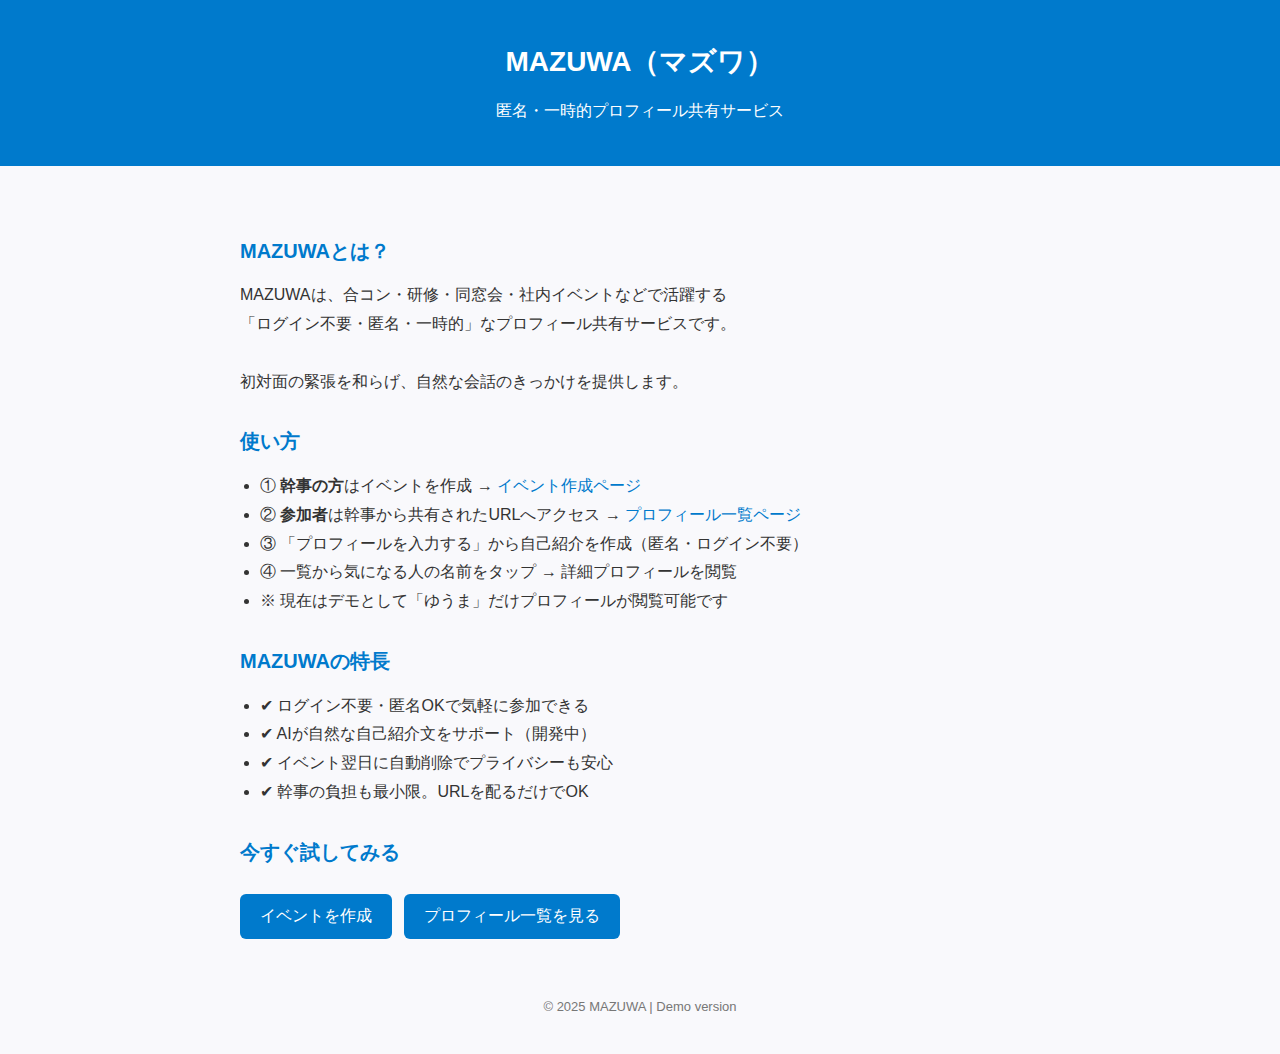
<file: index.html>
<!DOCTYPE html>
<html lang="ja">
<head>
  <meta charset="UTF-8">
  <title>MAZUWA｜匿名・一時的プロフィール共有サービス</title>
  <style>
    body {
      font-family: "Hiragino Kaku Gothic ProN", sans-serif;
      margin: 0;
      padding: 0;
      background-color: #f9f9fc;
      color: #333;
    }

    header {
      background-color: #007acc;
      color: white;
      padding: 24px;
      text-align: center;
    }

    main {
      max-width: 800px;
      margin: 0 auto;
      padding: 40px 20px;
    }

    h1 {
      font-size: 28px;
      margin-bottom: 12px;
    }

    h2 {
      font-size: 20px;
      margin-top: 32px;
      color: #007acc;
    }

    p {
      line-height: 1.8;
    }

    ul {
      padding-left: 20px;
      line-height: 1.8;
    }

    a {
      color: #007acc;
      text-decoration: none;
    }

    .button-link {
      display: inline-block;
      margin: 12px 8px 0 0;
      padding: 12px 20px;
      background-color: #007acc;
      color: white;
      border-radius: 6px;
      text-decoration: none;
    }

    footer {
      margin-top: 60px;
      text-align: center;
      font-size: 13px;
      color: #777;
    }
  </style>
</head>
<body>
  <header>
    <h1>MAZUWA（マズワ）</h1>
    <p>匿名・一時的プロフィール共有サービス</p>
  </header>

  <main>
    <h2>MAZUWAとは？</h2>
    <p>
      MAZUWAは、合コン・研修・同窓会・社内イベントなどで活躍する<br>
      「ログイン不要・匿名・一時的」なプロフィール共有サービスです。<br>
      <br>
      初対面の緊張を和らげ、自然な会話のきっかけを提供します。
    </p>

    <h2>使い方</h2>
    <ul>
      <li>① <strong>幹事の方</strong>はイベントを作成 → <a href="https://yuma-mat.github.io/mazuwa-demo/create_event.html" target="_blank">イベント作成ページ</a></li>
      <li>② <strong>参加者</strong>は幹事から共有されたURLへアクセス → <a href="https://yuma-mat.github.io/mazuwa-demo/profile_view.html" target="_blank">プロフィール一覧ページ</a></li>
      <li>③ 「プロフィールを入力する」から自己紹介を作成（匿名・ログイン不要）</li>
      <li>④ 一覧から気になる人の名前をタップ → 詳細プロフィールを閲覧</li>
      <li>※ 現在はデモとして「ゆうま」だけプロフィールが閲覧可能です</li>
    </ul>

    <h2>MAZUWAの特長</h2>
    <ul>
      <li>✔ ログイン不要・匿名OKで気軽に参加できる</li>
      <li>✔ AIが自然な自己紹介文をサポート（開発中）</li>
      <li>✔ イベント翌日に自動削除でプライバシーも安心</li>
      <li>✔ 幹事の負担も最小限。URLを配るだけでOK</li>
    </ul>

    <h2>今すぐ試してみる</h2>
    <a class="button-link" href="https://yuma-mat.github.io/mazuwa-demo/create_event.html" target="_blank">イベントを作成</a>
    <a class="button-link" href="https://yuma-mat.github.io/mazuwa-demo/profile_view.html" target="_blank">プロフィール一覧を見る</a>

    <footer>
      &copy; 2025 MAZUWA | Demo version
    </footer>
  </main>
</body>
</html>
</file>
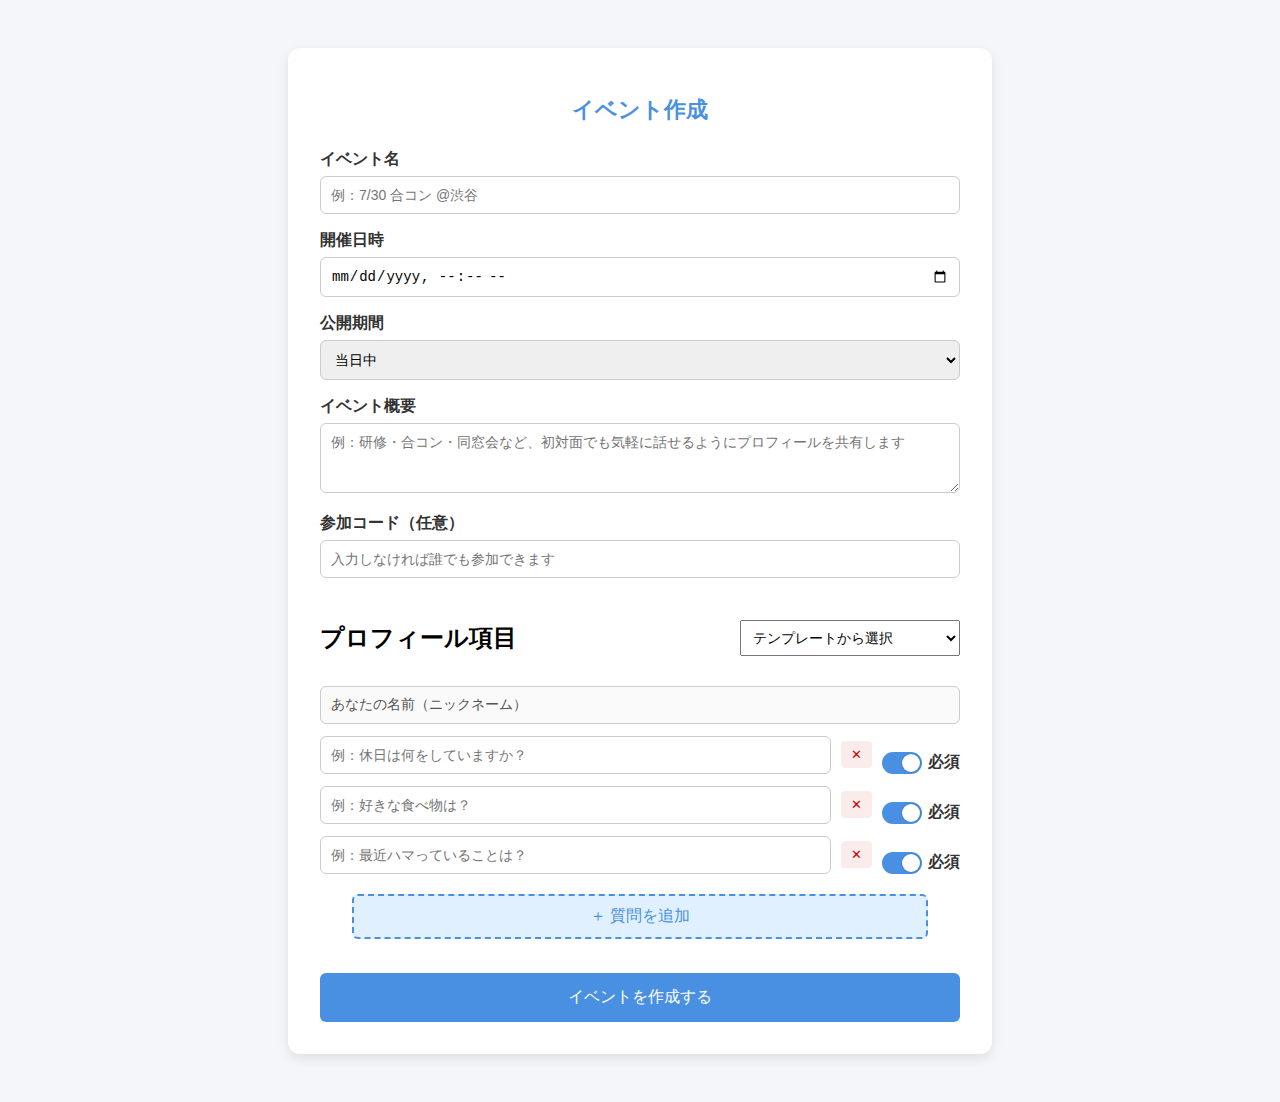
<file: create_event.html>
<!DOCTYPE html>
<html lang="ja">
<head>
  <meta charset="UTF-8">
  <title>イベント作成｜MAZUWA</title>
  <style>
    :root {
      --main-color: #4a90e2;
      --accent-bg: #e0f0ff;
      --page-bg: #f4f6fa;
    }

    body {
      font-family: sans-serif;
      background-color: var(--page-bg);
      padding: 40px;
    }

    .container {
      max-width: 640px;
      margin: auto;
      background: #fff;
      border-radius: 12px;
      padding: 32px;
      box-shadow: 0 4px 12px rgba(0,0,0,0.1);
    }

    h1 {
      text-align: center;
      font-size: 22px;
      margin-bottom: 24px;
      color: var(--main-color);
    }

    label {
      display: block;
      margin-top: 16px;
      font-weight: bold;
      color: #333;
    }

    .form-field {
      width: 100%;
      padding: 10px;
      margin-top: 6px;
      border: 1px solid #ccc;
      border-radius: 6px;
      font-size: 14px;
      box-sizing: border-box;
    }

    textarea {
      resize: vertical;
    }

    .question-header {
      display: flex;
      justify-content: space-between;
      align-items: center;
      margin-top: 24px;
    }

    #template-menu {
      padding: 8px;
      font-size: 14px;
      width: 220px;
    }

    .question-group {
      display: flex;
      align-items: center;
      gap: 10px;
      margin-top: 12px;
    }

    .question-group input[type="text"] {
      flex: 1;
      padding: 10px;
      font-size: 14px;
      border-radius: 6px;
      border: 1px solid #ccc;
    }

    .switch-label {
      display: flex;
      align-items: center;
      gap: 6px;
      white-space: nowrap;
    }

    .switch {
      position: relative;
      display: inline-block;
      width: 40px;
      height: 22px;
    }

    .switch input {
      opacity: 0;
      width: 0;
      height: 0;
    }

    .slider {
      position: absolute;
      cursor: pointer;
      background-color: #ccc;
      border-radius: 34px;
      top: 0;
      left: 0;
      right: 0;
      bottom: 0;
      transition: .4s;
    }

    .slider:before {
      position: absolute;
      content: "";
      height: 18px;
      width: 18px;
      left: 2px;
      bottom: 2px;
      background-color: white;
      border-radius: 50%;
      transition: .4s;
      box-shadow: 0 0 2px rgba(0,0,0,0.3);
    }

    .switch input:checked + .slider {
      background-color: var(--main-color);
    }

    .switch input:checked + .slider:before {
      transform: translateX(18px);
    }

    .remove-button {
      background-color: #fbecec;
      color: #cc0000;
      border: none;
      border-radius: 4px;
      padding: 6px 10px;
      cursor: pointer;
      white-space: nowrap;
    }

    #add-button {
      display: block;
      width: 90%;
      background-color: var(--accent-bg);
      color: var(--main-color);
      border: 2px dashed var(--main-color);
      padding: 10px;
      border-radius: 6px;
      font-size: 16px;
      cursor: pointer;
      margin: 20px auto 10px auto;
    }

    .button {
      margin-top: 24px;
      background-color: var(--main-color);
      color: white;
      padding: 14px;
      border: none;
      border-radius: 6px;
      font-size: 16px;
      cursor: pointer;
      width: 100%;
    }
  </style>
</head>
<body>
  <div class="container">
    <h1>イベント作成</h1>

    <label>イベント名</label>
    <input type="text" class="form-field" placeholder="例：7/30 合コン @渋谷">

    <label>開催日時</label>
    <input type="datetime-local" class="form-field">

    <label>公開期間</label>
    <select class="form-field">
      <option value="today">当日中</option>
      <option value="tomorrow">翌日まで</option>
      <option value="custom">カスタム日付</option>
    </select>

    <label>イベント概要</label>
    <textarea rows="3" class="form-field" placeholder="例：研修・合コン・同窓会など、初対面でも気軽に話せるようにプロフィールを共有します"></textarea>

    <label>参加コード（任意）</label>
    <input type="text" class="form-field" placeholder="入力しなければ誰でも参加できます">

    <div class="question-header">
      <h2>プロフィール項目</h2>
      <select id="template-menu">
        <option value="">テンプレートから選択</option>
        <option value="training">研修・職場</option>
        <option value="gokon">合コン・街コン</option>
        <option value="circle">ゼミ合宿・サークル</option>
        <option value="dousoukai">同窓会</option>
        <option value="shanaievent">社内イベント・部署交流</option>
        <option value="matching">オフ会</option>
        <option value="salon">社会人サロン・勉強会</option>
        <option value="freeaddress">フリーアドレス・異動直後</option>
      </select>
    </div>

    <div id="question-container">
      <div class="question-group">
        <input type="text" value="あなたの名前（ニックネーム）" disabled>
      </div>
      <div class="question-group">
        <input type="text" placeholder="例：休日は何をしていますか？">
        <button class="remove-button">✕</button>
        <label class="switch-label">
          <div class="switch">
            <input type="checkbox" class="optional-toggle" checked>
            <span class="slider"></span>
          </div>
          <span>必須</span>
        </label>
      </div>
      <div class="question-group">
        <input type="text" placeholder="例：好きな食べ物は？">
        <button class="remove-button">✕</button>
        <label class="switch-label">
          <div class="switch">
            <input type="checkbox" class="optional-toggle" checked>
            <span class="slider"></span>
          </div>
          <span>必須</span>
        </label>
      </div>
      <div class="question-group">
        <input type="text" placeholder="例：最近ハマっていることは？">
        <button class="remove-button">✕</button>
        <label class="switch-label">
          <div class="switch">
            <input type="checkbox" class="optional-toggle" checked>
            <span class="slider"></span>
          </div>
          <span>必須</span>
        </label>
      </div>
    </div>

    <button id="add-button">＋ 質問を追加</button>
    <button class="button">イベントを作成する</button>
  </div>

  <script>
    const container = document.getElementById("question-container");
    const addButton = document.getElementById("add-button");
    const templateMenu = document.getElementById("template-menu");

    const templates = {
      training: ["出身地はどこですか？", "学生時代に頑張っていたことは？", "休日は何をしていますか？", "最近ハマっていることは？", "ひとことお願いします！"],
      gokon: ["休日の過ごし方は？", "好きな食べ物・飲み物は？", "理想のデートプランは？", "自分の性格を一言で言うと？", "最近キュンとしたことは？"],
      circle: ["好きな漫画・映画・音楽は？", "趣味や特技は？", "どんなことにハマってる？", "好きな旅行先・行きたい場所は？", "最後に自由コメント"],
      dousoukai: ["現在の仕事や生活について", "思い出深い学校のエピソード", "学生時代にやっていたこと", "今も続けている趣味", "同窓会への一言"],
      shanaievent: ["所属部署・業務内容（任意）", "最近のマイブームは？", "好きなランチのお店", "性格を一言で！", "みなさんへ一言"],
      matching: ["趣味・休日の過ごし方", "最近観て良かった映画", "理想の休日の過ごし方", "自分の性格を一言で！", "ひとことどうぞ"],
      salon: ["参加のきっかけ・目的", "好きな本・ジャンル", "最近の関心ごと", "得意なこと・できること", "ひとこと自由に"],
      freeaddress: ["所属・よくいる場所", "仕事内容・得意なこと", "最近の趣味・息抜き", "話しかけられやすいタイミング", "ひとこと！"]
    };

    function attachEvents(group) {
      const removeBtn = group.querySelector(".remove-button");
      if (removeBtn) {
        removeBtn.addEventListener("click", () => {
          group.remove();
        });
      }
    }

    document.querySelectorAll(".question-group").forEach(group => attachEvents(group));

    addButton.addEventListener("click", () => {
      const newGroup = document.createElement("div");
      newGroup.className = "question-group";
      newGroup.innerHTML = `
        <input type="text" placeholder="例：あなたの長所は？">
        <button class="remove-button">✕</button>
        <label class="switch-label">
          <div class="switch">
            <input type="checkbox" class="optional-toggle" checked>
            <span class="slider"></span>
          </div>
          <span>必須</span>
        </label>
      `;
      container.appendChild(newGroup);
      attachEvents(newGroup);
    });

    templateMenu.addEventListener("change", () => {
      const selected = templateMenu.value;
      if (!templates[selected]) return;

      const fixed = container.querySelectorAll(".question-group")[0];
      container.innerHTML = "";
      container.appendChild(fixed);

      templates[selected].forEach(q => {
        const newGroup = document.createElement("div");
        newGroup.className = "question-group";
        newGroup.innerHTML = `
          <input type="text" value="${q}">
          <button class="remove-button">✕</button>
          <label class="switch-label">
            <div class="switch">
              <input type="checkbox" class="optional-toggle" checked>
              <span class="slider"></span>
            </div>
            <span>必須</span>
          </label>
        `;
        container.appendChild(newGroup);
        attachEvents(newGroup);
      });

      templateMenu.selectedIndex = 0;
    });
  </script>
</body>
</html>
</file>
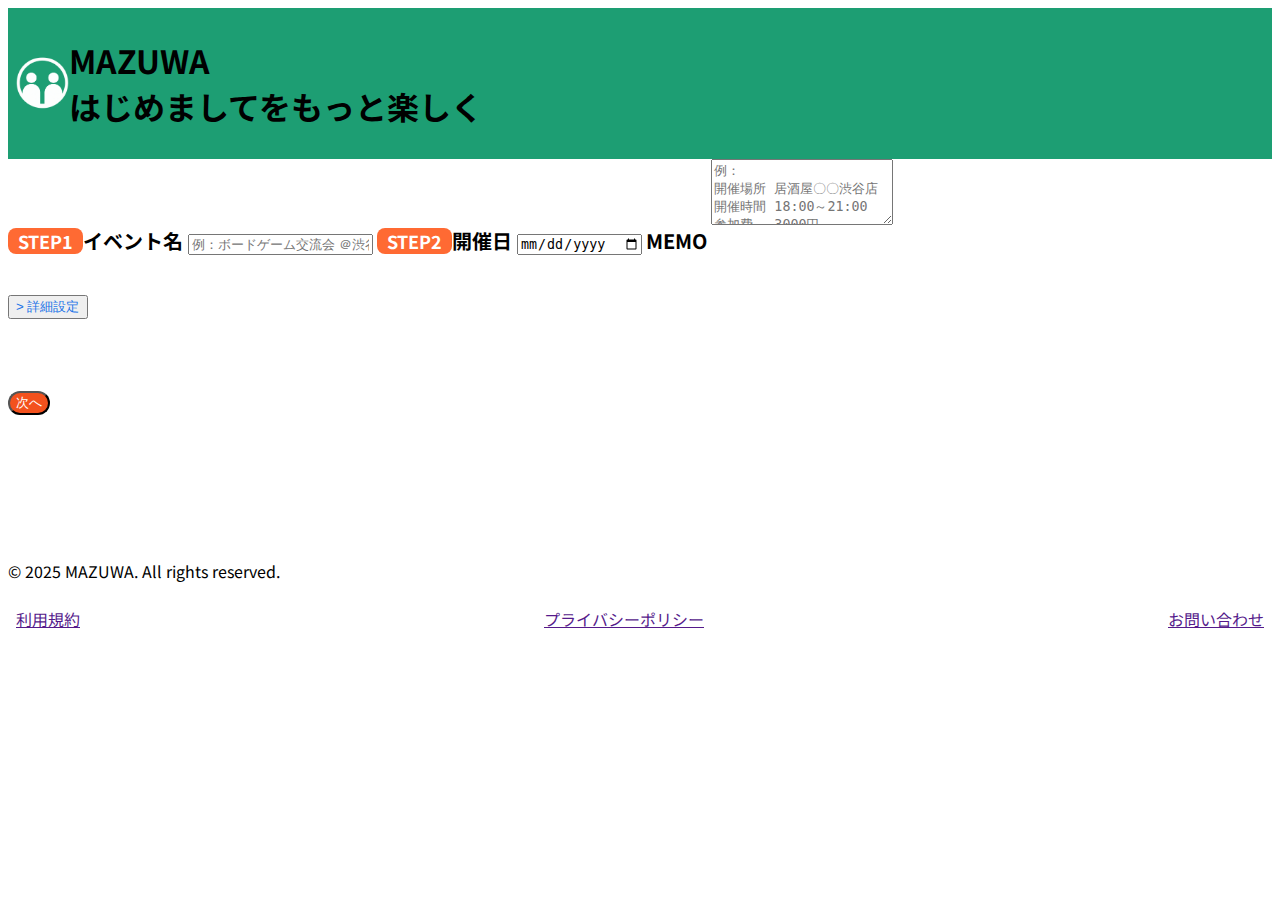
<file: event_info_GitHub.html>
<!DOCTYPE html>
<html>

<head>
	<meta charset="UTF-8">
	<title>MAZUWA</title>
	<meta name="viewport" content="width=device-width, initial-scale=1">
	<link href="https://fonts.googleapis.com/css2?family=Noto+Sans+JP:wght@400;700&display=swap" rel="stylesheet">
	<link href="https://cdn.jsdelivr.net/npm/bootstrap@5.3.0/dist/css/bootstrap.min.css" rel="stylesheet" integrity="sha384-9ndCyUaIbzAi2FUVXJi0CjmCapSmO7SnpJef0486qhLnuZ2cdeRhO02iuK6FUUVM" crossorigin="anonymous">
	<style>
		body {
			font-family: 'Noto Sans JP';
		}

		footer {
			padding-top: 64px;
			padding-bottom: 100pt;
		}

		header .inner {
			background-color: #1D9E73;
			padding: 8px;
			display: flex;
			align-items: center;
			
		}


		footer .inner {
			padding: 8px;
			display: flex;
			align-items: center;
			justify-content: space-between;
			gap: 8px !important;
		}

		header .inner img {
			width: 40pt;
			height: auto;
		}

		@media (max-width: 768px){
			header .inner {
				padding-top: 24px !important;
				padding-bottom: 24px !important;
			}
			
			.inner h1 {
				font-size: 25px !important;
			}
			.inner img {
				width: 30px !important;
				height: auto;
			}
		}


		/*main css*/
		.step {
			display: inline-block;
			padding: 0 10px;             /* 上下・左右の余白 */
			background-color: #FF6A33;     /* オレンジ色 */
			color: #fff;                   /* 白文字 */
			font-weight: bold;
			font-size: 18px;
			border-radius: 8px;  
		}
		/*Bootstrapの -1=4px, -2=8px, -3=16px, -4=24px, -5=48px*/

		.form-label {
			font-size: 20px;
			margin-top: 24px;
			margin-bottom: 16px;
			font-weight: bold ;
		}

		.form-control {
			margin-bottom: 24px;
		}

		.question {
			margin-top: 8px;
			margin-bottom: 8px;
		}

		.question-label {
			font-weight: bold;
		}

		.nextPage {
			background-color: #F3511D;
			color: white;
			border-radius: 12px;
			transition: transform 0.05s ease, box-shadow 0.2s ease;	
			margin-top: 48px;
			margin-bottom: 64px;
		}

		.nextPage:hover {
			background-color: #FF551E;
			color: white;
			transform: translateY(-1px);
			box-shadow: 0 .5rem 1rem rgba(0,0,0,0.08);
		}

		.nextPage:active,
		.nextPage:focus {
		  background-color: #d94f20; /* 少し暗くするか基本色に戻す */
		  color: #fff;
		  box-shadow: none; /* クリック時の枠線や影を消す */
		}

		.advBtn {
			margin-top: 16px;
			margin-bottom: 24px;
			color: #1A73E8;
		}

		.advBtn:hover {
			color: #1558B0;
		}

		.advBtn:active {
			color: #0D47A1;
		}

		.warn {
			margin-left: 5px;
			color: #E53935;
			font-size: small;
		}


		.addQuestion {
		  border: 1px solid #3BAFDA;   /* Primary色 */
		  color: white;
		  background-color: #3BAFDA;   /* 薄い水色 */
		  transition: background-color 0.1s ease, color 0.1s ease;
		  -webkit-tap-highlight-color: transparent;
		  touch-action: manipulation;
		}
		.addQuestion:hover {
		  background-color: #2FA0CC;
		  color: white;
		}
		.addQuestion:active {
		  background-color:#2486AC !important;      /* 背景が白に */
		  color: white !important;               /* 文字色はそのままPrimary */
		}

		.deleteBtn {
		  background-color: #DC2F2F;
		  border-color: #DC2F2F;
		  color: #fff;
		  transition: background-color 0.1s ease, color 0.1s ease, border-color 0.1s ease;
		  -webkit-tap-highlight-color: transparent;
		  touch-action: manipulation;
		}
		.deleteBtn:hover {
		  background-color: #C62828!important;
		  color: #fff!important;
		}
		.deleteBtn:active {
		  background-color: #B71C1C!important;       /* 背景が白に */
		  color: #fff!important;               /* 文字色が赤に */
		  border-color:#B71C1C!important;        /* 枠線も赤 */
		}
		
	</style>
</head>
<body>
	<header>
		<div class="container-flex">
			<div class="inner text-light">
				<img id="logo" src="logo_white.png" alt="MAZUWA ロゴ">
				<h1 class="title fw-semibold">MAZUWA<br>はじめましてをもっと楽しく</h1>
			</div>
		</div>
	</header>
	<main layout:fragment="main_content" class="bg-light">
		<div class="container py-1">
		<div class="row justify-content-center">
			<div class="col-lg-9 col-xl-8 col-12">
				<div class="card shadow-sm border-0 rounded-4 p-4 p-md-5">
					<form th:action="@{/}" method="post">
						<label for="eventName" class="form-label">
							<span class="step me-2">STEP1</span>イベント名
						</label>
						<input type="text" class="form-control" id="eventName" name="eventName"
						placeholder="例：ボードゲーム交流会 ＠渋谷" required maxlength="100">
						
						<label for="eventDate" class="form-label">
							<span class="step me-2">STEP2</span>開催日
						</label>
						<input type="date" class="form-control" id="eventDate" name="eventDate" required>
						
						<label for="description" class="form-label">MEMO</label>
						<textarea class="form-control p-3 pt-4 pb-4" rows="4" id="description" name="description" maxlength="10000"
						placeholder="例：
開催場所 居酒屋〇〇渋谷店
開催時間 18:00～21:00
参加費　 3000円"></textarea>
						<div>
							<button type="button" class="btn advBtn">&GT; 詳細設定</button>
						</div>
						<div class="text-center">
							<button class="btn nextPage btn-lg w-75 mx-auto" type="submit">次へ</button>
						</div>
					</form>
				</div>
			</div>
		</div>
		</div>
	</main>
	<footer class="container-flex bg-light">
		<div class="container ">
			<div class="row justify-content-center text-center">
				<div class="col-lg-7 col-xl-6 col-12">
					<p class="mt-4">&COPY; 2025 MAZUWA. All rights reserved.</p>
					<div class="inner">
						<a href="" >利用規約</a> 
						<a href="" >プライバシーポリシー</a> 
						<a href="" >お問い合わせ</a>
					</div>
				</div>	
			</div>
		</div>
	</footer>
	<script src="https://cdn.jsdelivr.net/npm/bootstrap@5.3.0/dist/js/bootstrap.bundle.min.js"></script>
</body>
</html>
</file>
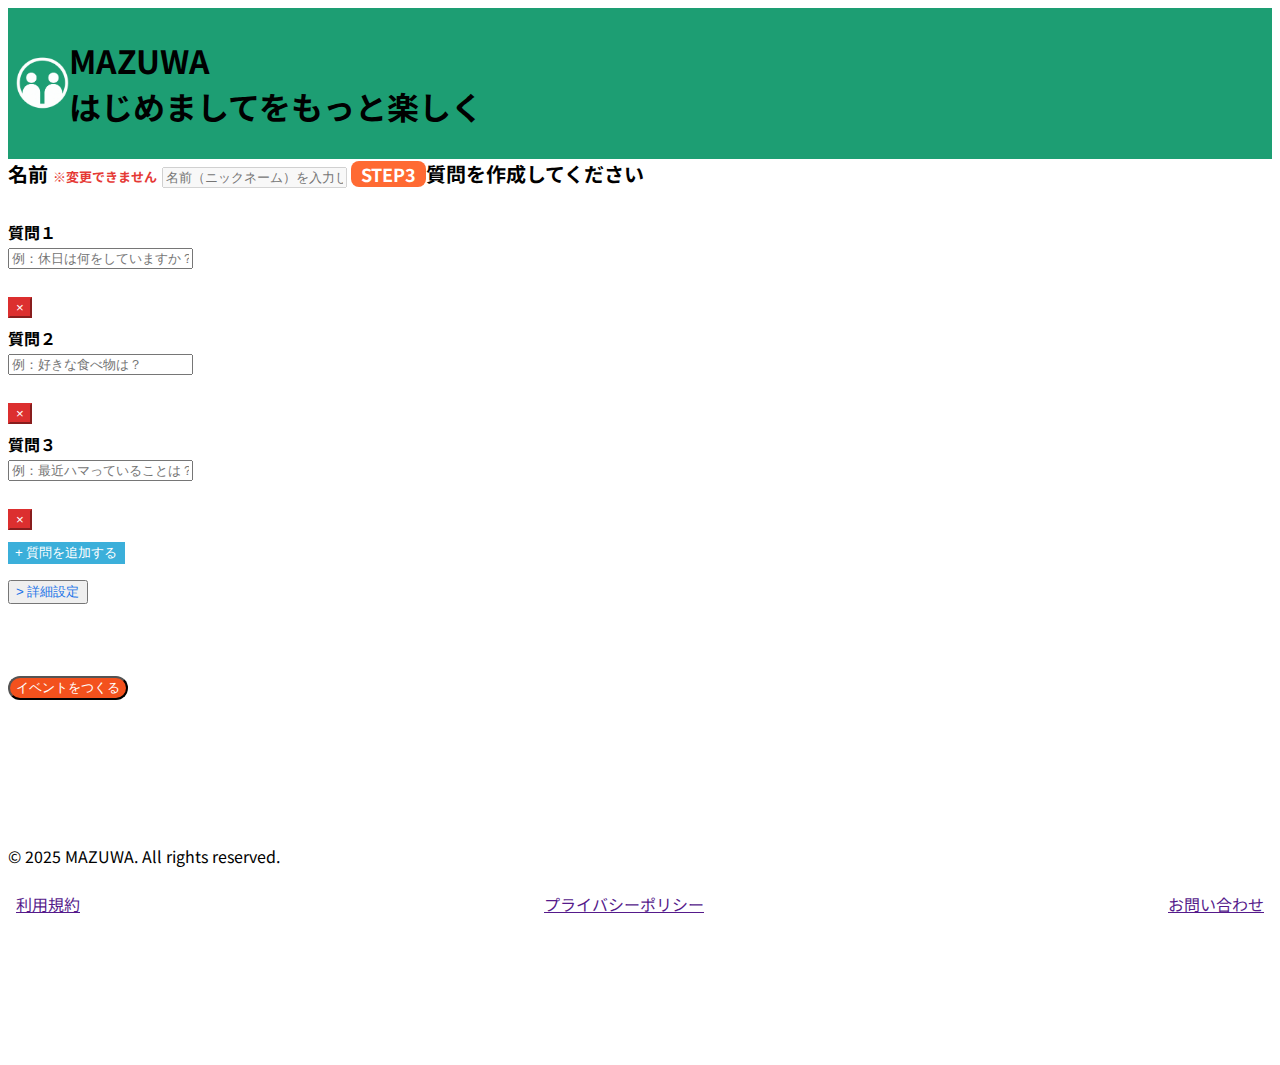
<file: event_questions_GitHub.html>
<!DOCTYPE html>
<html>

<head>
	<meta charset="UTF-8">
	<title>MAZUWA</title>
	<meta name="viewport" content="width=device-width, initial-scale=1">
	<link href="https://fonts.googleapis.com/css2?family=Noto+Sans+JP:wght@400;700&display=swap" rel="stylesheet">
	<link href="https://cdn.jsdelivr.net/npm/bootstrap@5.3.0/dist/css/bootstrap.min.css" rel="stylesheet" integrity="sha384-9ndCyUaIbzAi2FUVXJi0CjmCapSmO7SnpJef0486qhLnuZ2cdeRhO02iuK6FUUVM" crossorigin="anonymous">
	<style>
		body {
			font-family: 'Noto Sans JP';
		}

		footer {
			padding-top: 64px;
			padding-bottom: 100pt;
		}

		header .inner {
			background-color: #1D9E73;
			padding: 8px;
			display: flex;
			align-items: center;
			
		}


		footer .inner {
			padding: 8px;
			display: flex;
			align-items: center;
			justify-content: space-between;
			gap: 8px !important;
		}

		header .inner img {
			width: 40pt;
			height: auto;
		}

		@media (max-width: 768px){
			header .inner {
				padding-top: 24px !important;
				padding-bottom: 24px !important;
			}
			
			.inner h1 {
				font-size: 25px !important;
			}
			.inner img {
				width: 30px !important;
				height: auto;
			}
		}


		/*main css*/
		.step {
			display: inline-block;
			padding: 0 10px;             /* 上下・左右の余白 */
			background-color: #FF6A33;     /* オレンジ色 */
			color: #fff;                   /* 白文字 */
			font-weight: bold;
			font-size: 18px;
			border-radius: 8px;  
		}
		/*Bootstrapの -1=4px, -2=8px, -3=16px, -4=24px, -5=48px*/

		.form-label {
			font-size: 20px;
			margin-top: 24px;
			margin-bottom: 16px;
			font-weight: bold ;
		}

		.form-control {
			margin-bottom: 24px;
		}

		.question {
			margin-top: 8px;
			margin-bottom: 8px;
		}

		.question-label {
			font-weight: bold;
		}

		.nextPage {
			background-color: #F3511D;
			color: white;
			border-radius: 12px;
			transition: transform 0.05s ease, box-shadow 0.2s ease;	
			margin-top: 48px;
			margin-bottom: 64px;
		}

		.nextPage:hover {
			background-color: #FF551E;
			color: white;
			transform: translateY(-1px);
			box-shadow: 0 .5rem 1rem rgba(0,0,0,0.08);
		}

		.nextPage:active,
		.nextPage:focus {
		  background-color: #d94f20; /* 少し暗くするか基本色に戻す */
		  color: #fff;
		  box-shadow: none; /* クリック時の枠線や影を消す */
		}

		.advBtn {
			margin-top: 16px;
			margin-bottom: 24px;
			color: #1A73E8;
		}

		.advBtn:hover {
			color: #1558B0;
		}

		.advBtn:active {
			color: #0D47A1;
		}

		.warn {
			margin-left: 5px;
			color: #E53935;
			font-size: small;
		}


		.addQuestion {
		  border: 1px solid #3BAFDA;   /* Primary色 */
		  color: white;
		  background-color: #3BAFDA;   /* 薄い水色 */
		  transition: background-color 0.1s ease, color 0.1s ease;
		  -webkit-tap-highlight-color: transparent;
		  touch-action: manipulation;
		}
		.addQuestion:hover {
		  background-color: #2FA0CC;
		  color: white;
		}
		.addQuestion:active {
		  background-color:#2486AC !important;      /* 背景が白に */
		  color: white !important;               /* 文字色はそのままPrimary */
		}

		.deleteBtn {
		  background-color: #DC2F2F;
		  border-color: #DC2F2F;
		  color: #fff;
		  transition: background-color 0.1s ease, color 0.1s ease, border-color 0.1s ease;
		  -webkit-tap-highlight-color: transparent;
		  touch-action: manipulation;
		}
		.deleteBtn:hover {
		  background-color: #C62828!important;
		  color: #fff!important;
		}
		.deleteBtn:active {
		  background-color: #B71C1C!important;       /* 背景が白に */
		  color: #fff!important;               /* 文字色が赤に */
		  border-color:#B71C1C!important;        /* 枠線も赤 */
		}
	</style>
</head>
<body>
	<header>
		<div class="container-flex">
			<div class="inner text-light">
				<img id="logo" src="logo_white.png" alt="MAZUWA ロゴ">
				<h1 class="title fw-semibold">MAZUWA<br>はじめましてをもっと楽しく</h1>
			</div>
		</div>
	</header>
	<main class="bg-light">
		<div class="container py-1">
		<div class="row justify-content-center">
			<div class="col-lg-7 col-xl-6 col-12">
				<div class="card shadow-sm border-0 rounded-4 p-4 p-md-5">
					<form th:action="@{/}" method="post">
						<label for="name" class="form-label">
							名前<span class="warn">※変更できません</span>
						</label>
						<input type="text" class="form-control" id="name" name="name"
						placeholder="名前（ニックネーム）を入力してください" disabled>
						
						<label class="form-label">
							<span class="step me-2">STEP3</span>質問を作成してください
						</label>
						
						<div class="question">
							<label class="question-label">質問１</label>
							<div class="row">
								<div class="col-sm-11 col-10">
									<input type="text" name="questions[]" class="form-control"
									placeholder="例：休日は何をしていますか？">
								</div>
								<div class="col-1">
									<button type="button" class="btn deleteBtn me-2">×</button>
								</div>
							</div>
						</div>
						
						<div class="question">
							<label class="question-label">質問２</label>
							<div class="row">
								<div class="col-sm-11 col-10">
									<input type="text" name="questions[]" class="form-control"
									placeholder="例：好きな食べ物は？">
								</div>
								<div class="col-1">
									<button type="button" class="btn deleteBtn me-2">×</button>
								</div>
							</div>
						</div>
						
						<div class="question">
							<label class="question-label">質問３</label>
							<div class="row">
								<div class="col-sm-11 col-10">
									<input type="text" name="questions[]" class="form-control"
									placeholder="例：最近ハマっていることは？">
								</div>
								<div class="col-1">
									<button type="button" class="btn deleteBtn me-2">×</button>
								</div>
							</div>
						</div>
						
						<button type="button" class="btn addQuestion mt-4 mb-4 w-100">+ 質問を追加する</button>
						
						
						<div>
							<button type="button" class="btn advBtn">&GT; 詳細設定</button>
						</div>
						<div class="text-center">
							<button class="btn btn-danger nextPage btn-lg w-75 mx-auto" type="submit">イベントをつくる</button>
						</div>
						
						
						
					</form>
				</div>
			</div>
		</div>
		</div>
	</main>
	<footer class="container-flex bg-light">
		<div class="container ">
			<div class="row justify-content-center text-center">
				<div class="col-lg-7 col-xl-6 col-12">
					<p class="mt-4">&COPY; 2025 MAZUWA. All rights reserved.</p>
					<div class="inner">
						<a href="" >利用規約</a> 
						<a href="" >プライバシーポリシー</a> 
						<a href="" >お問い合わせ</a>
					</div>
				</div>	
			</div>
		</div>
	</footer>
	<script src="https://cdn.jsdelivr.net/npm/bootstrap@5.3.0/dist/js/bootstrap.bundle.min.js"></script>
</body>
</html>
</file>
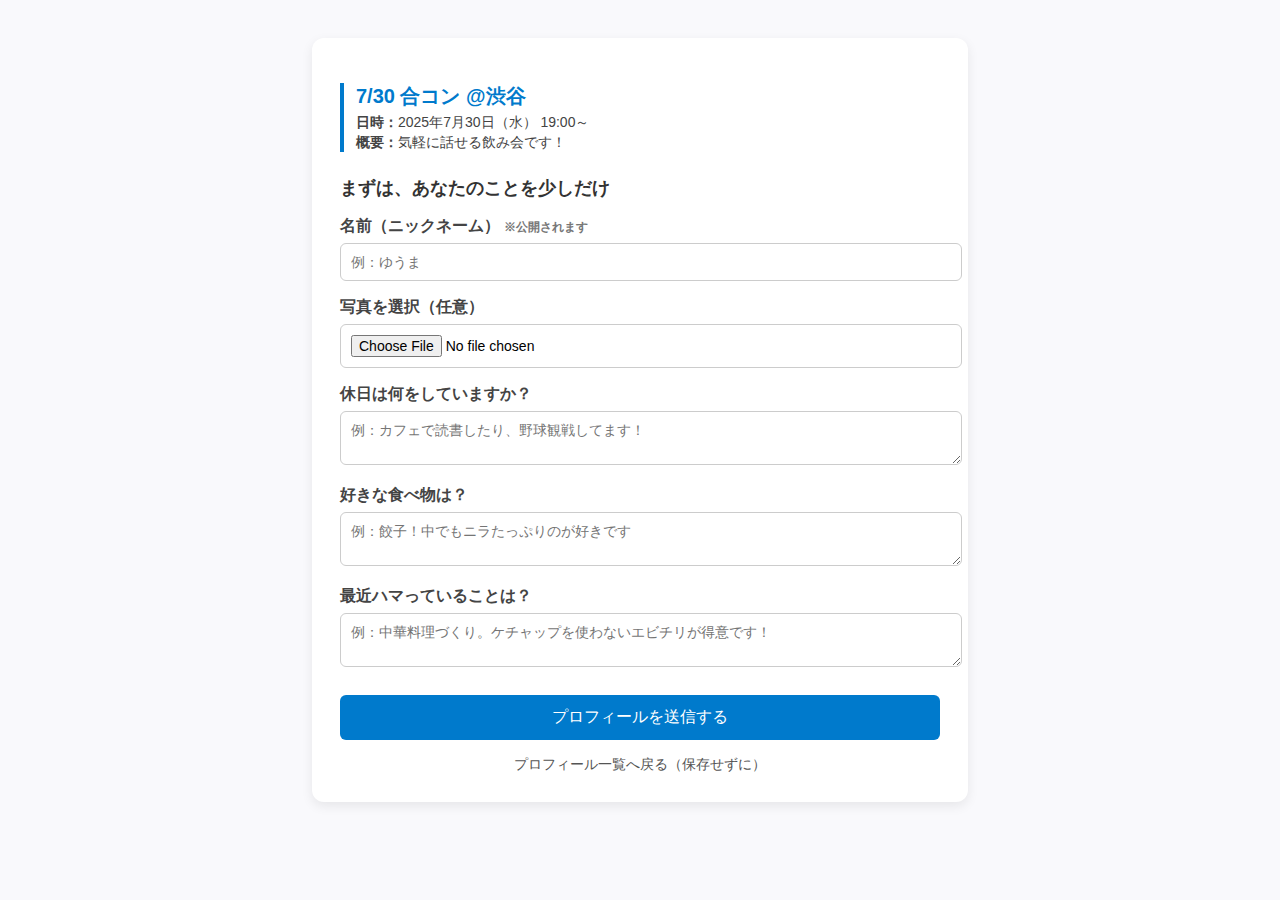
<file: profile_imput.html>
<!DOCTYPE html>
<html lang="ja">
<head>
  <meta charset="UTF-8">
  <title>プロフィール入力｜MAZUWA</title>
  <style>
    body {
      font-family: sans-serif;
      background-color: #f9f9fc;
      padding: 30px;
    }

    .container {
      max-width: 600px;
      margin: auto;
      background: #fff;
      border-radius: 12px;
      padding: 28px;
      box-shadow: 0 4px 12px rgba(0,0,0,0.08);
    }

    .event-info {
      margin-bottom: 24px;
      border-left: 4px solid #007acc;
      padding-left: 12px;
    }

    .event-info h2 {
      font-size: 20px;
      margin-bottom: 4px;
      color: #007acc;
    }

    .event-info p {
      margin: 2px 0;
      color: #444;
      font-size: 14px;
    }

    h1 {
      font-size: 18px;
      margin-bottom: 16px;
      color: #333;
    }

    label {
      display: block;
      margin-top: 16px;
      font-weight: bold;
      color: #444;
    }

    input[type="text"], input[type="file"], textarea {
      width: 100%;
      padding: 10px;
      margin-top: 6px;
      border: 1px solid #ccc;
      border-radius: 6px;
      font-size: 14px;
    }

    textarea {
      resize: vertical;
    }

    .button {
      margin-top: 24px;
      background-color: #007acc;
      color: white;
      padding: 12px;
      border: none;
      border-radius: 6px;
      font-size: 16px;
      width: 100%;
      cursor: pointer;
    }

    .back-link {
      display: block;
      text-align: center;
      margin-top: 16px;
      color: #555;
      font-size: 14px;
      text-decoration: none;
    }

    .back-link:hover {
      text-decoration: underline;
    }

    .note {
      font-size: 12px;
      color: #777;
    }
  </style>
</head>
<body>
  <div class="container">

    <!-- イベント情報 -->
    <div class="event-info">
      <h2>7/30 合コン @渋谷</h2>
      <p><strong>日時：</strong>2025年7月30日（水） 19:00～</p>
      <p><strong>概要：</strong>気軽に話せる飲み会です！</p>
    </div>

    <h1>まずは、あなたのことを少しだけ</h1>

    <label for="name">名前（ニックネーム） <span class="note">※公開されます</span></label>
    <input type="text" id="name" required placeholder="例：ゆうま">

    <label for="photo">写真を選択（任意）</label>
    <input type="file" id="photo" accept="image/*">

    <label for="q1">休日は何をしていますか？</label>
    <textarea id="q1" rows="2" placeholder="例：カフェで読書したり、野球観戦してます！"></textarea>

    <label for="q2">好きな食べ物は？</label>
    <textarea id="q2" rows="2" placeholder="例：餃子！中でもニラたっぷりのが好きです"></textarea>

    <label for="q3">最近ハマっていることは？</label>
    <textarea id="q3" rows="2" placeholder="例：中華料理づくり。ケチャップを使わないエビチリが得意です！"></textarea>

    <button class="button" id="submit-btn">プロフィールを送信する</button>

    <a href="profile_view.html" class="back-link">プロフィール一覧へ戻る（保存せずに）</a>

  </div>

  <script>
    document.getElementById("submit-btn").addEventListener("click", function(event) {
      event.preventDefault(); // フォーム送信をキャンセル
      // データ保存処理がある場合はここに挿入（省略）
      window.location.href = "profile_view.html"; // 遷移先ページ
    });
  </script>
</body>
</html>
</file>
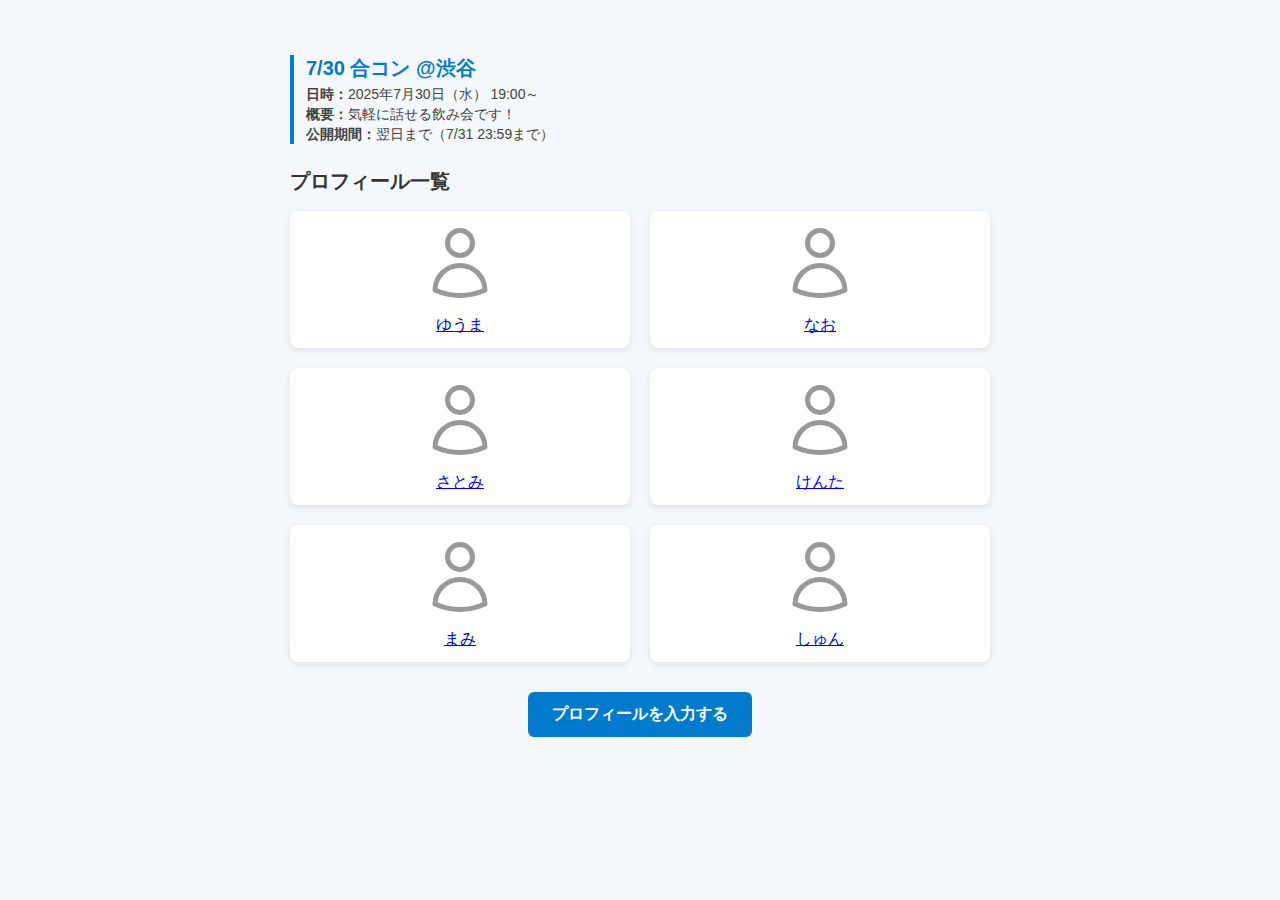
<file: profile_view.html>
<!DOCTYPE html>
<html lang="ja">
<head>
  <meta charset="UTF-8">
  <title>プロフィール一覧｜MAZUWA</title>
  <style>
    body {
      font-family: sans-serif;
      background-color: #f4f7fb;
      padding: 30px;
    }

    .container {
      max-width: 700px;
      margin: auto;
    }

    .event-info {
      margin-bottom: 24px;
      border-left: 4px solid #007acc;
      padding-left: 12px;
    }

    .event-info h2 {
      font-size: 20px;
      margin-bottom: 4px;
      color: #007acc;
    }

    .event-info p {
      margin: 2px 0;
      color: #444;
      font-size: 14px;
    }

    h1 {
      font-size: 20px;
      margin: 16px 0;
      color: #333;
    }

    .profile-grid {
      display: grid;
      grid-template-columns: repeat(2, 1fr);
      gap: 20px;
    }

    .profile-card {
      background: #fff;
      border-radius: 8px;
      padding: 12px;
      text-align: center;
      box-shadow: 0 2px 6px rgba(0,0,0,0.1);
    }

    .profile-card svg {
      width: 80px;
      height: 80px;
      color: #999;
      margin-bottom: 8px;
    }

    .profile-list {
      list-style: none;
      padding-left: 0;
    }

    .profile-list li {
      padding: 12px 16px;
      border-bottom: 1px solid #ccc;
      background: #fff;
    }

    .profile-list a {
      text-decoration: none;
      color: #333;
      display: block;
    }

    .input-button {
      display: inline-block;
      padding: 12px 24px;
      background-color: #007acc;
      color: white;
      text-decoration: none;
      border-radius: 6px;
      font-weight: bold;
      transition: background-color 0.2s ease;
      margin-top: 30px;
    }

    .input-button:hover {
      background-color: #005f99;
    }

    .button-container {
      text-align: center;
    }
  </style>
</head>
<body>
  <div class="container">

    <div class="event-info">
      <h2>7/30 合コン @渋谷</h2>
      <p><strong>日時：</strong>2025年7月30日（水） 19:00～</p>
      <p><strong>概要：</strong>気軽に話せる飲み会です！</p>
      <p><strong>公開期間：</strong>翌日まで（7/31 23:59まで）</p>
    </div>

    <h1>プロフィール一覧</h1>

    <div id="grid-view" class="profile-grid" style="display: none;"></div>
    <ul id="list-view" class="profile-list" style="display: none;"></ul>

    <div class="button-container">
      <a href="profile_imput.html" class="input-button">プロフィールを入力する</a>
    </div>

  </div>

  <script>
    const profiles = [
      { name: 'ゆうま', photo: '' },
      { name: 'なお', photo: '' },
      { name: 'さとみ', photo: '' },
      { name: 'けんた', photo: '' },
      { name: 'まみ', photo: '' },
      { name: 'しゅん', photo: '' }
    ];

    const svgIcon = `
      <svg xmlns="http://www.w3.org/2000/svg" fill="none" viewBox="0 0 24 24" stroke-width="1.5" stroke="currentColor">
        <path stroke-linecap="round" stroke-linejoin="round"
          d="M15.75 6a3.75 3.75 0 1 1-7.5 0 3.75 3.75 0 0 1 7.5 0ZM4.501 20.118a7.5 7.5 0 0 1 14.998 0A17.933 17.933 0 0 1 12 21.75c-2.676 0-5.216-.584-7.499-1.632Z" />
      </svg>`;

    const gridView = document.getElementById('grid-view');
    const listView = document.getElementById('list-view');

    if (profiles.length <= 6) {
      gridView.style.display = 'grid';

      profiles.forEach((p, i) => {
        const card = document.createElement('div');
        card.className = 'profile-card';

        const href = (p.name === 'ゆうま') ? 'profile_yuma.html' : `profile.html?id=${i}`;

        card.innerHTML = `
          <a href="${href}">
            ${svgIcon}
            <div>${p.name}</div>
          </a>
        `;
        gridView.appendChild(card);
      });

    } else {
      listView.style.display = 'block';

      profiles.forEach((p, i) => {
        const href = (p.name === 'ゆうま') ? 'profile_yuma.html' : `profile.html?id=${i}`;
        const li = document.createElement('li');
        li.innerHTML = `<a href="${href}">${p.name}</a>`;
        listView.appendChild(li);
      });
    }
  </script>
</body>
</html>
</file>
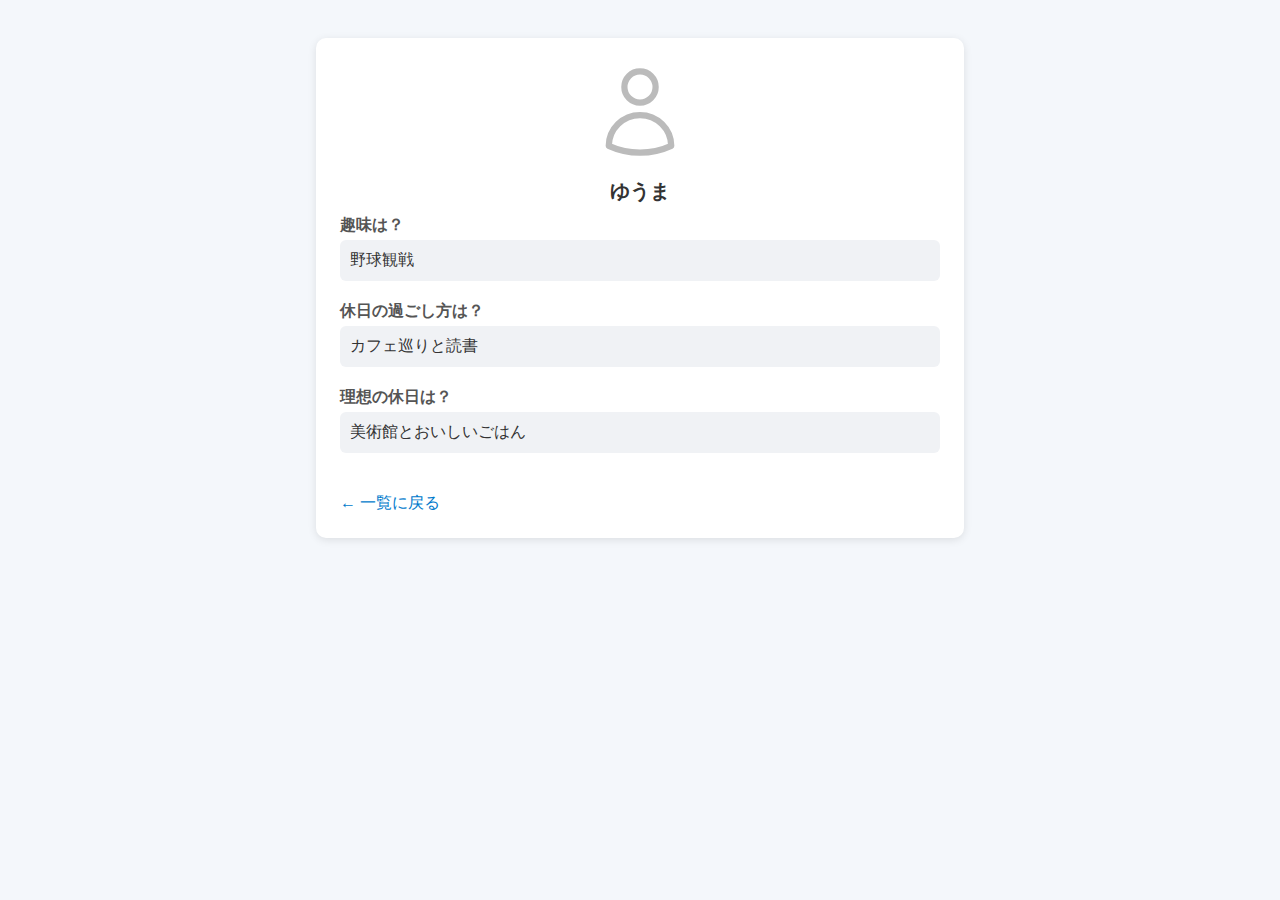
<file: profile_yuma.html>
<!DOCTYPE html>
<html lang="ja">
<head>
  <meta charset="UTF-8">
  <title>プロフィール詳細｜MAZUWA</title>
  <style>
    body {
      font-family: sans-serif;
      background-color: #f4f7fb;
      padding: 30px;
    }

    .container {
      max-width: 600px;
      margin: auto;
      background-color: #fff;
      padding: 24px;
      border-radius: 10px;
      box-shadow: 0 2px 8px rgba(0,0,0,0.1);
    }

    .profile-image {
      width: 100px;
      height: 100px;
      color: #bbb;
      margin-bottom: 16px;
    }

    .name {
      font-size: 20px;
      font-weight: bold;
      margin-bottom: 10px;
      color: #333;
      text-align: center;
    }

    .question-block {
      margin-bottom: 20px;
    }

    .question-block .question {
      font-weight: bold;
      margin-bottom: 4px;
      color: #555;
    }

    .answer {
      background-color: #f0f2f5;
      padding: 10px;
      border-radius: 6px;
      color: #333;
    }

    a.back-link {
      display: inline-block;
      margin-top: 20px;
      color: #007acc;
      text-decoration: none;
    }

    a.back-link:hover {
      text-decoration: underline;
    }

    .icon-wrapper {
      display: flex;
      justify-content: center;
    }
  </style>
</head>
<body>
  <div class="container">
    <div class="icon-wrapper">
      <!-- Heroicons: User icon -->
      <svg xmlns="http://www.w3.org/2000/svg" fill="none" viewBox="0 0 24 24" stroke-width="1.5" stroke="currentColor" class="profile-image">
        <path stroke-linecap="round" stroke-linejoin="round"
          d="M15.75 6a3.75 3.75 0 1 1-7.5 0 3.75 3.75 0 0 1 7.5 0ZM4.501 20.118a7.5 7.5 0 0 1 14.998 0A17.933 17.933 0 0 1 12 21.75c-2.676 0-5.216-.584-7.499-1.632Z" />
      </svg>
    </div>

    <div class="name">ゆうま</div>

    <div class="question-block">
      <div class="question">趣味は？</div>
      <div class="answer">野球観戦</div>
    </div>

    <div class="question-block">
      <div class="question">休日の過ごし方は？</div>
      <div class="answer">カフェ巡りと読書</div>
    </div>

    <div class="question-block">
      <div class="question">理想の休日は？</div>
      <div class="answer">美術館とおいしいごはん</div>
    </div>

    <a href="profile_view.html" class="back-link">← 一覧に戻る</a>
  </div>
</body>
</html>
</file>
